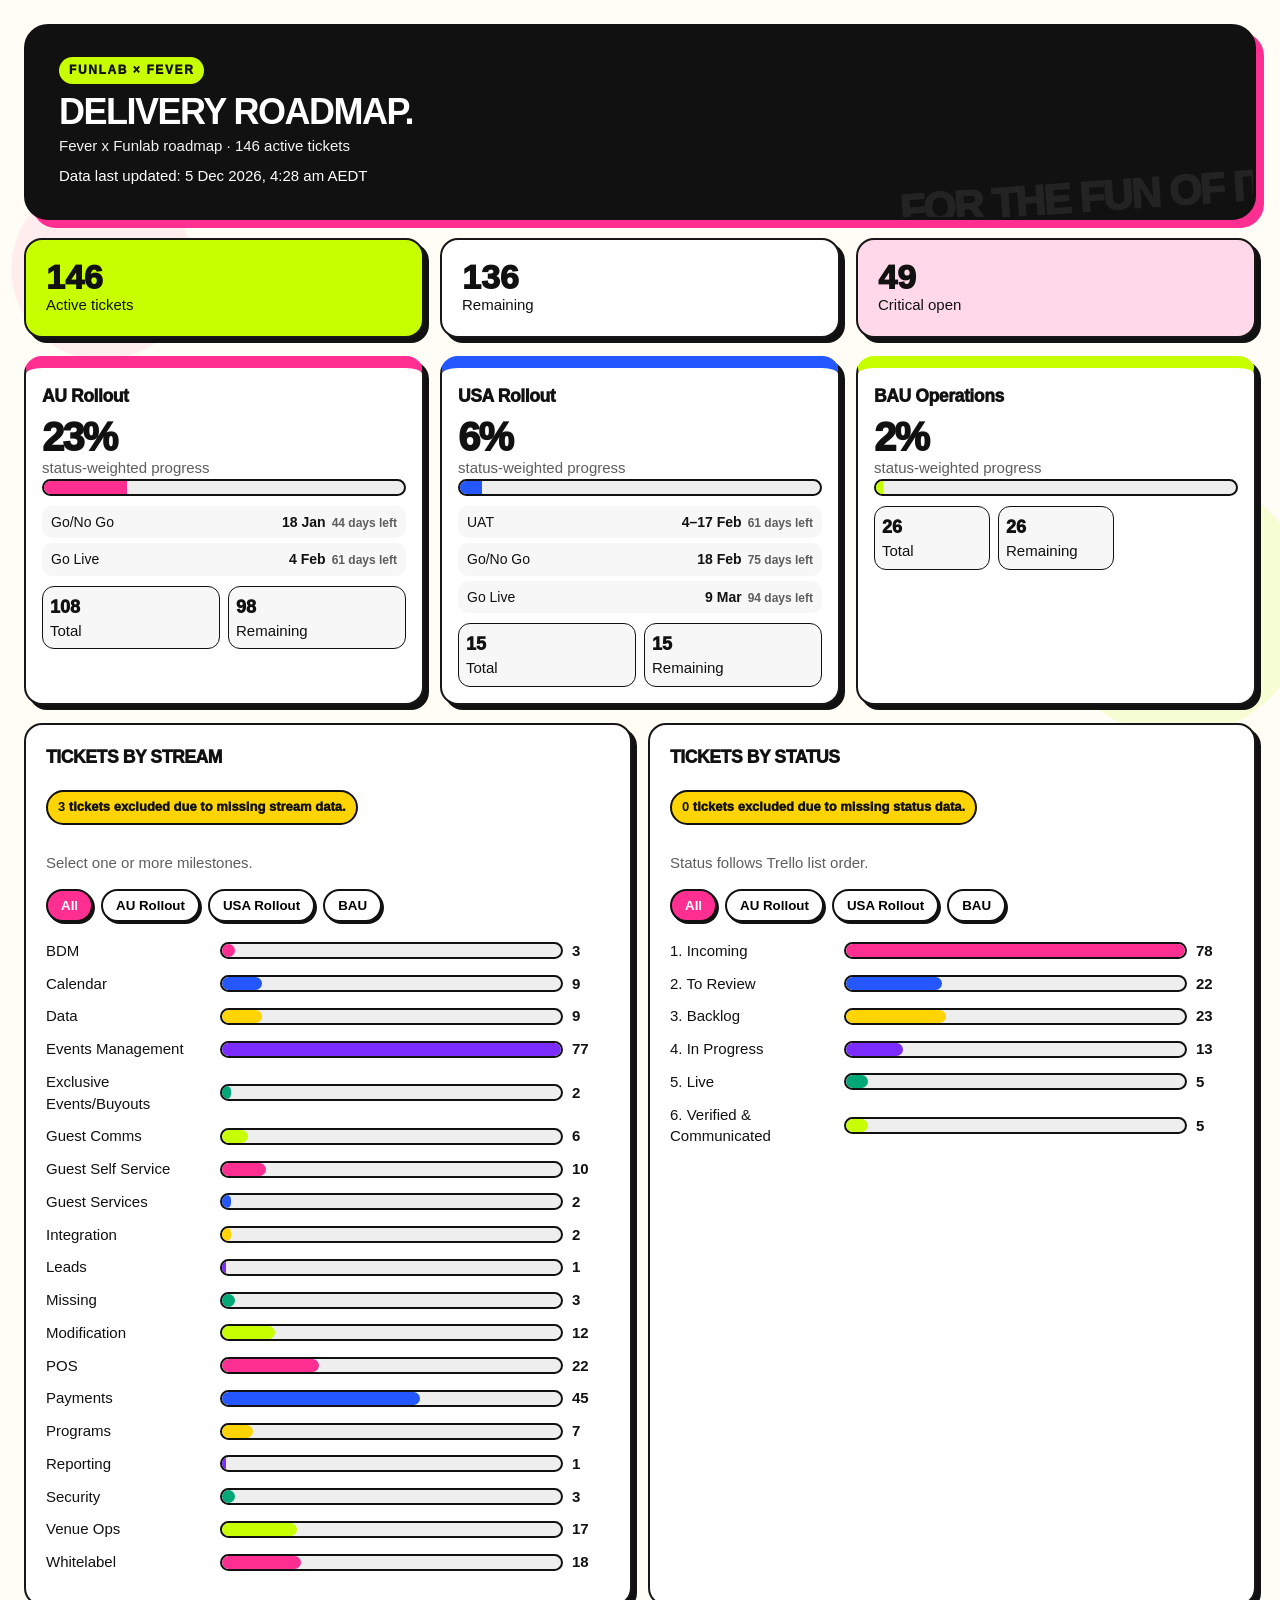
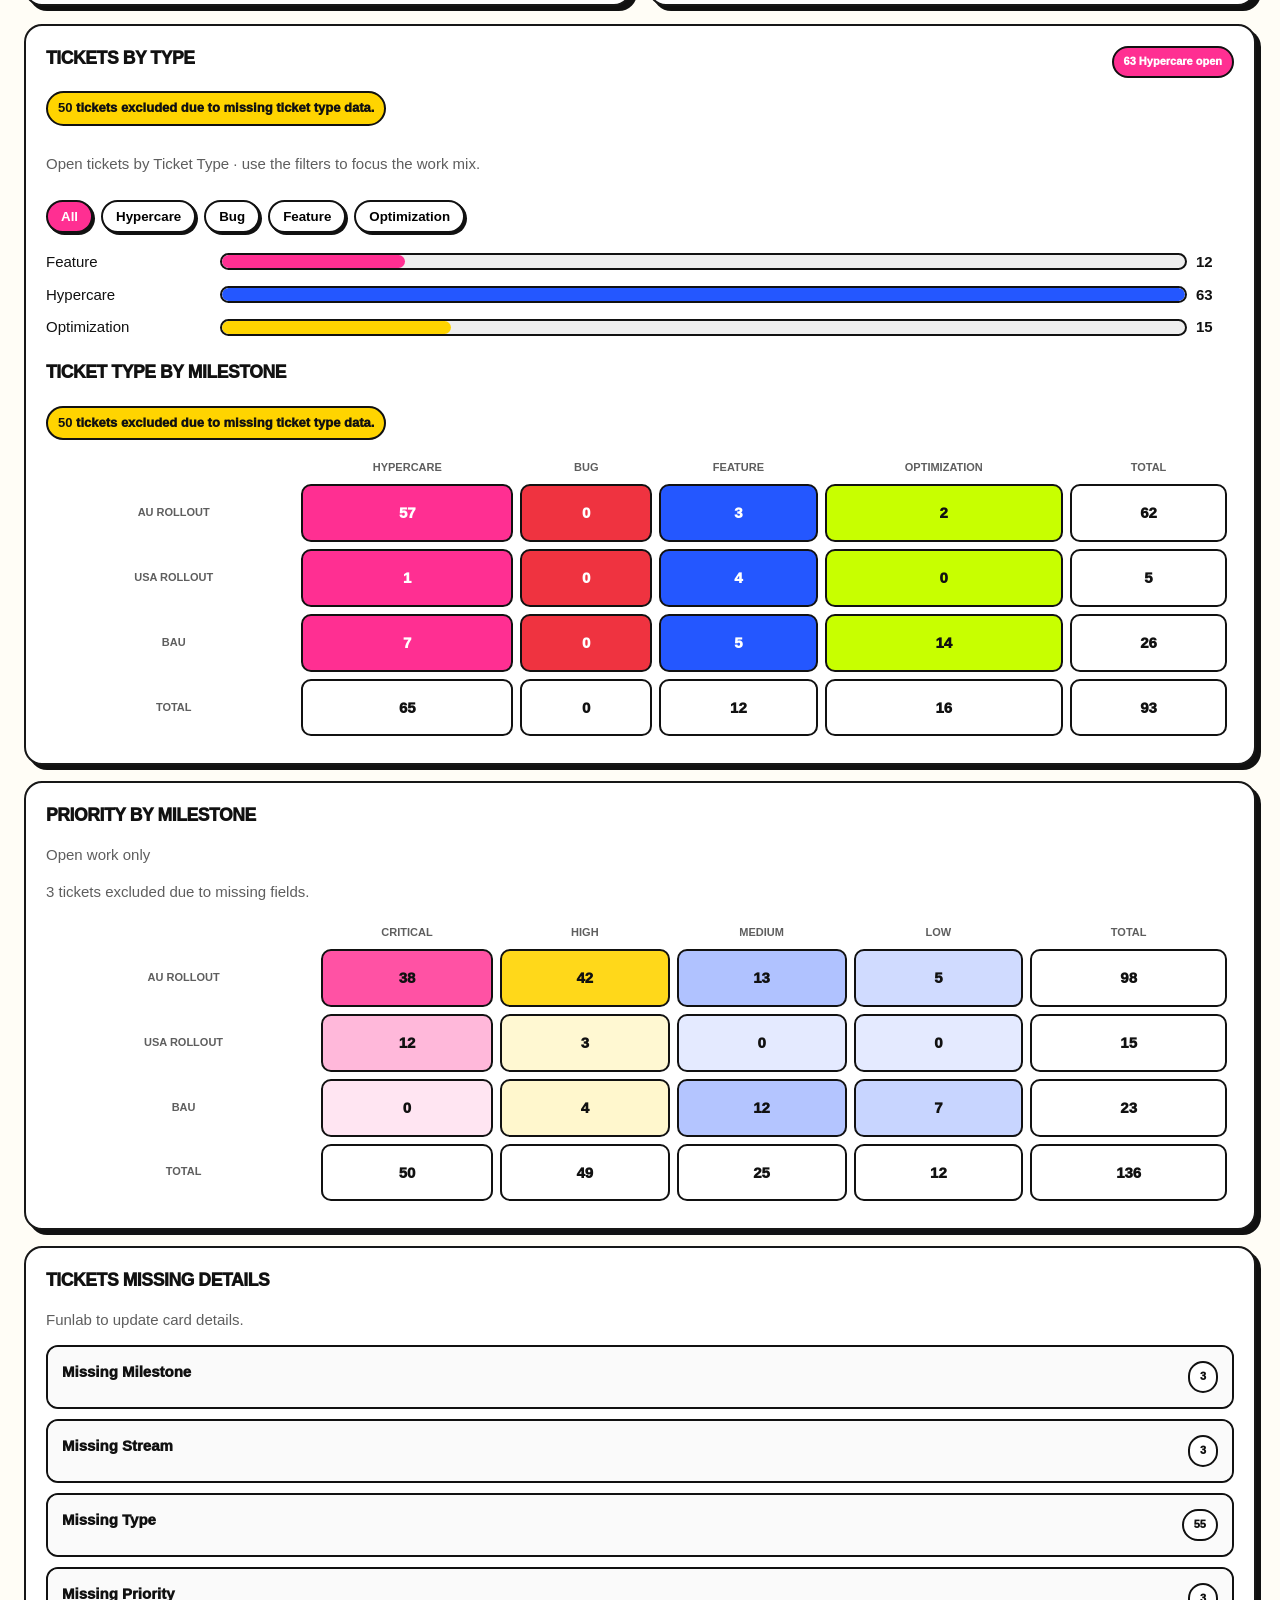
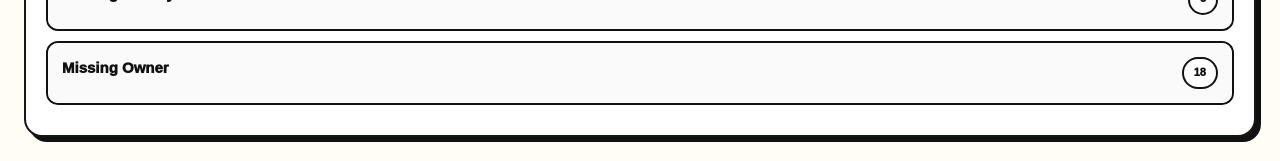
<file: index.html>
<!doctype html>
<html lang="en">

<head>
    <!-- =========================================================
         PAGE SETUP
         Document metadata and the dashboard title
    ========================================================== -->
    <meta charset="utf-8">
    <meta name="viewport" content="width=device-width,initial-scale=1">
    <title>Fever × Funlab Roadmap</title>

    <!-- Dashboard appearance is maintained in this stylesheet. -->
    <link rel="stylesheet" href="styles.css?v=20261128">
</head>

<body>
    <!-- =========================================================
         PAGE BODY
         Main dashboard page content
    ========================================================== -->
    <main class="wrap">
        <!-- =========================================================
             DASHBOARD HEADER
             Main Fever x Funlab dashboard heading and refresh action
        ========================================================== -->
        <section class="hero">
            <div>
                <div class="eyebrow">FUNLAB × FEVER</div>
                <h1>Delivery Roadmap.</h1>
                <div id="subtitle" class="muted">Loading current board…</div>
                <div id="updated" style="margin-top:8px">Data last updated: loading…</div>
            </div>
        </section>

        <!-- =========================================================
             DASHBOARD CONTENT CONTAINER
             Loading notices and the dashboard rendered by JavaScript
        ========================================================== -->
        <div id="notice" class="notice"></div>
        <div id="app"></div>
    </main>

    <script src="dashboard.js?v=20261128"></script>
</body>

</html>
</file>
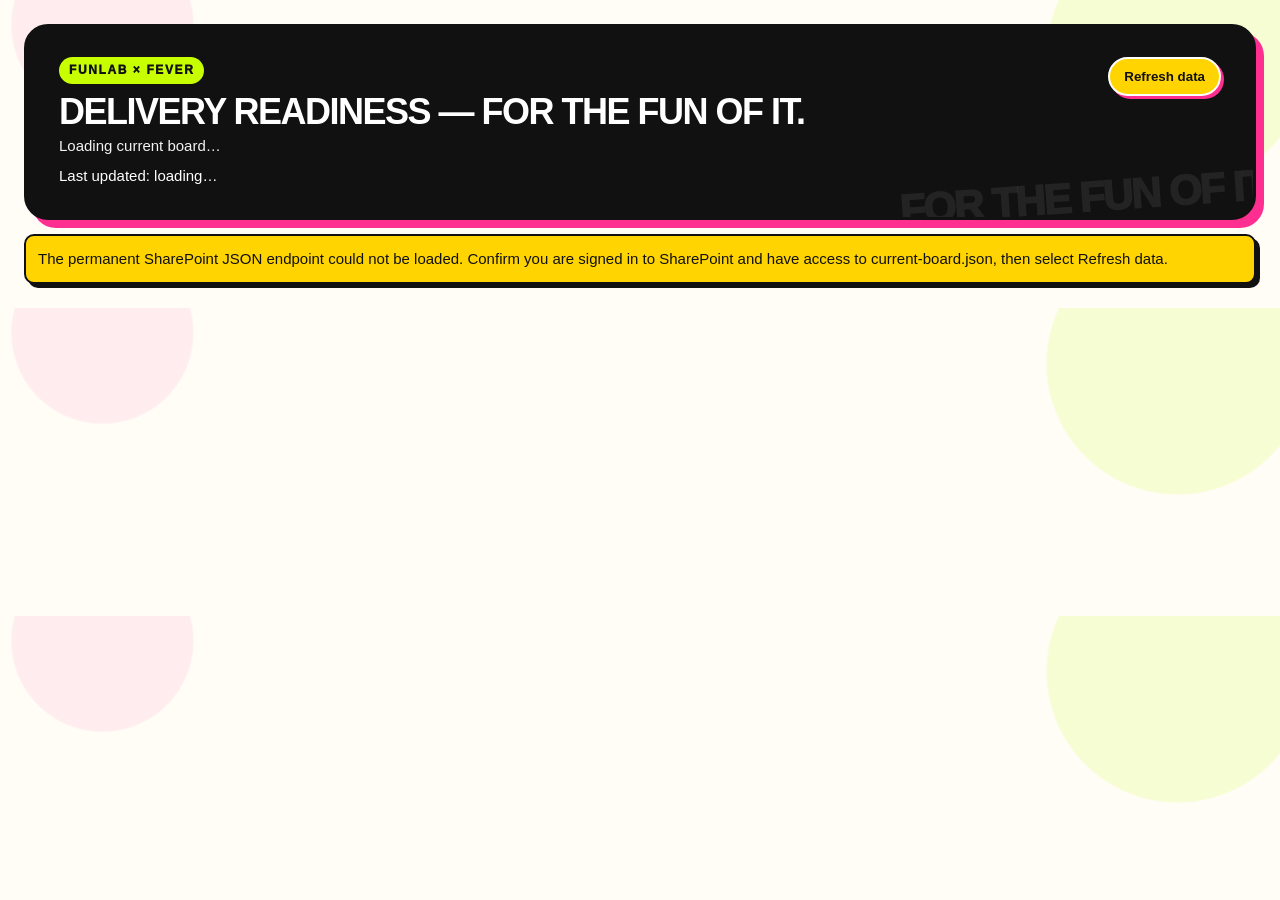
<file: dashboard.html>
<!doctype html><html lang="en"><head><meta charset="utf-8"><meta name="viewport" content="width=device-width,initial-scale=1"><title>Fever × Funlab Delivery Readiness</title><style>
:root{--ink:#111111;--paper:#fffdf6;--pink:#ff2f92;--lime:#c8ff00;--yellow:#ffd400;--blue:#2457ff;--purple:#7b2cff;--red:#ef3340;--green:#00a878;--line:#171717;--muted:#5e5e5e}*{box-sizing:border-box}body{margin:0;background:var(--paper);color:var(--ink);font:15px/1.45 Arial,Helvetica,sans-serif;background-image:radial-gradient(circle at 8% 8%,#ff2f9214 0 90px,transparent 92px),radial-gradient(circle at 92% 18%,#c8ff0024 0 130px,transparent 132px)}.wrap{max-width:1460px;margin:auto;padding:24px}.hero{position:relative;overflow:hidden;background:var(--ink);color:#fff;padding:30px 32px;border:3px solid var(--ink);border-radius:24px;display:flex;justify-content:space-between;gap:20px;box-shadow:8px 8px 0 var(--pink)}.hero:after{content:"FOR THE FUN OF IT.";position:absolute;right:-18px;bottom:-12px;font-size:42px;font-weight:1000;color:#ffffff14;letter-spacing:-2px;transform:rotate(-4deg)}.eyebrow{display:inline-block;background:var(--lime);color:var(--ink);padding:5px 10px;border-radius:99px;font-weight:1000;letter-spacing:1.6px;font-size:12px}.hero h1{margin:10px 0 5px;font-size:36px;line-height:1;letter-spacing:-1.5px;text-transform:uppercase}.muted{color:var(--muted)}.hero .muted{color:#f3f3f3}.btn{position:relative;z-index:2;background:var(--yellow);color:var(--ink);border:2px solid #fff;padding:10px 14px;border-radius:99px;font-weight:900;cursor:pointer;box-shadow:3px 3px 0 var(--pink)}.btn:hover{transform:translate(-1px,-1px);box-shadow:5px 5px 0 var(--pink)}.summary,.cards,.grid{display:grid;gap:16px;margin-top:18px}.summary{grid-template-columns:repeat(4,1fr)}.cards{grid-template-columns:repeat(3,1fr)}.grid{grid-template-columns:1fr 1fr}.box{background:#fff;border:2px solid var(--line);border-radius:18px;padding:20px;box-shadow:5px 5px 0 #111}.metric:nth-child(1){background:var(--lime)}.metric:nth-child(2){background:#fff}.metric:nth-child(3){background:#ffd9e9}.metric:nth-child(4){background:#fff2a8}.metric b{font-size:34px;line-height:1;display:block;font-weight:1000}.mile{border-top:12px solid var(--pink)}.mile:nth-child(2){border-top-color:var(--blue)}.mile.bau{border-top-color:var(--lime)}.head{display:flex;justify-content:space-between;align-items:flex-start;gap:10px}.head h2,.head h3{margin:0;font-weight:1000;letter-spacing:-.4px}.risk,.pill{padding:6px 10px;border:2px solid var(--ink);border-radius:99px;font-size:11px;font-weight:1000;background:#fff}.low{background:var(--lime);color:var(--ink)}.watch{background:var(--yellow);color:var(--ink)}.high{background:var(--pink);color:#fff}.score{font-size:44px;font-weight:1000;margin-top:12px;letter-spacing:-2px}.progress,.track{height:17px;background:#eee;border:2px solid var(--ink);border-radius:99px;overflow:hidden}.progress i{display:block;height:100%;background:linear-gradient(90deg,var(--pink),var(--yellow),var(--lime))}.mini{display:grid;grid-template-columns:repeat(4,1fr);gap:8px;margin-top:15px}.mini div{background:#f7f7f7;border:1.5px solid var(--ink);border-radius:12px;padding:9px}.mini b{font-size:20px;display:block;font-weight:1000}.chips{display:flex;gap:8px;flex-wrap:wrap;margin:10px 0 18px}.chip{border:2px solid var(--ink);background:#fff;padding:7px 13px;border-radius:99px;font-weight:900;cursor:pointer;box-shadow:2px 2px 0 var(--ink)}.chip.on{background:var(--pink);color:#fff}.chip:hover{transform:translateY(-1px)}.bar{display:grid;grid-template-columns:165px 1fr 38px;gap:9px;align-items:center;margin:11px 0}.fill{height:100%;border-radius:99px}.heat{overflow:auto}.heat table{width:100%;border-spacing:7px}.heat th{color:var(--muted);font-size:11px;text-transform:uppercase}.heat td{text-align:center;padding:16px;border:2px solid var(--ink);border-radius:10px;font-weight:1000}.data{width:100%;border-collapse:collapse}.data th,.data td{text-align:left;padding:11px;border-bottom:1.5px solid var(--ink)}.data th{text-transform:uppercase;font-size:11px}a{color:var(--blue);font-weight:900;text-decoration-thickness:2px}.issue{border:2px solid var(--ink);border-radius:12px;margin:10px 0;overflow:hidden}.issue summary{padding:14px;font-weight:1000;cursor:pointer;display:flex;justify-content:space-between;background:#fafafa}.issue div{padding:9px 14px;border-top:1.5px solid var(--ink)}.notice{display:none;background:var(--yellow);border:2px solid var(--ink);padding:12px;border-radius:10px;margin-top:14px;box-shadow:4px 4px 0 var(--ink)}@media(max-width:900px){.summary{grid-template-columns:1fr 1fr}.cards,.grid{grid-template-columns:1fr}.mini{grid-template-columns:1fr 1fr}.hero{display:block}.hero>div:last-child{margin-top:18px}.hero h1{font-size:29px}}
</style></head><body><main class="wrap"><section class="hero"><div><div class="eyebrow">FUNLAB × FEVER</div><h1>Delivery Readiness — For the fun of it.</h1><div id="subtitle" class="muted">Loading current board…</div><div id="updated" style="margin-top:8px">Last updated: loading…</div></div><div><button class="btn" onclick="load()">Refresh data</button></div></section><div id="notice" class="notice"></div><div id="app"></div></main><script>
const URL='https://azurefunlab.sharepoint.com/sites/FeverxFunlab/Shared%20Documents/Administration/Project%20Management/Roadmap/Board/current-board.json';const DONE=['5. Live','6. Verified & Communicated'],W={'1. Incoming':0,'2. To Review':10,'3. Backlog':25,'4. In Progress':60,'5. Live':90,'6. Verified & Communicated':100},COL=['#ff2f92','#2457ff','#ffd400','#7b2cff','#00a878','#c8ff00'];let D,C=[],ORDER=[],ss=[],ts=[];const esc=s=>String(s||'').replace(/[&<>"']/g,m=>({'&':'&amp;','<':'&lt;','>':'&gt;','"':'&quot;',"'":'&#39;'}[m]));
function labels(c,p){return(c.labels||[]).map(x=>(x.name||'').match(new RegExp('^'+p+'\\s*[|:]\\s*(.+)$','i'))).filter(Boolean).map(x=>x[1].trim())}function priority(c){for(const x of c.pluginData||[]){try{let z=JSON.parse(x.value||'{}');if(z.priority)return z.priority[0].toUpperCase()+z.priority.slice(1)}catch{}}return'Missing'}
function prep(d){D=d;let L=Object.fromEntries((d.lists||[]).map(x=>[x.id,x.name]));ORDER=(d.lists||[]).filter(x=>!x.closed).map(x=>x.name);let moves={};for(const a of d.actions||[])if(a.type==='updateCard'&&a.data?.listAfter&&!moves[a.data?.card?.id])moves[a.data.card.id]=a.date;let snap=new Date(d.dateLastActivity||Date.now());C=(d.cards||[]).filter(c=>!c.closed&&!c.isTemplate).map(c=>({name:c.name,url:c.url||c.shortUrl,status:L[c.idList]||'Unknown',m:labels(c,'M'),s:labels(c,'S'),priority:priority(c),owners:c.idMembers||[],age:moves[c.id]?Math.floor((snap-new Date(moves[c.id]))/86400000):null}));render()}
const bau=c=>!c.m.length||c.m.some(x=>/BAU/i.test(x)),stale=c=>['3. Backlog','4. In Progress'].includes(c.status)&&c.age>=14,ms=()=>[...new Set(C.flatMap(c=>c.m).filter(x=>!/BAU/i.test(x)))].sort();function match(c,a){return!a.length||a.some(x=>x==='BAU'?bau(c):c.m.includes(x))}function toggle(k,v){let a=k==='s'?ss:ts;if(v==='All')a.splice(0);else{let i=a.indexOf(v);i<0?a.push(v):a.splice(i,1)}render()}function chips(k,a){return'<div class="chips">'+['All',...ms(),'BAU'].map(x=>`<button class="chip ${(x==='All'&&!a.length)||a.includes(x)?'on':''}" onclick="toggle('${k}','${esc(x)}')">${esc(x)}</button>`).join('')+'</div>'}function bars(a,ord){let ks=ord?ord.filter(x=>a.includes(x)):[...new Set(a)].sort(),mx=Math.max(1,...ks.map(k=>a.filter(x=>x===k).length));return ks.map((k,i)=>{let n=a.filter(x=>x===k).length;return`<div class="bar"><span>${esc(k)}</span><div class="track"><div class="fill" style="width:${100*n/mx}%;background:${COL[i%COL.length]}"></div></div><b>${n}</b></div>`}).join('')}
function card(n,a,b=false){let prog=Math.round(a.reduce((z,c)=>z+(W[c.status]??0),0)/Math.max(1,a.length)),rem=a.filter(c=>!DONE.includes(c.status)).length,crit=a.filter(c=>c.priority==='Critical'&&!DONE.includes(c.status)).length,st=a.filter(stale).length,r=crit>=8||st>=8?'HIGH RISK':crit>=3||st>=3?'WATCH':'LOW RISK',cl=r==='HIGH RISK'?'high':r==='WATCH'?'watch':'low';return`<article class="box mile ${b?'bau':''}"><div class="head"><h3>${esc(n)}</h3><span class="risk ${cl}">${r}</span></div><div class="score">${prog}%</div><div class="muted">status-weighted progress</div><div class="progress"><i style="width:${prog}%"></i></div><div class="mini"><div><b>${a.length}</b>Total</div><div><b>${rem}</b>Remaining</div><div><b>${crit}</b>Critical open</div><div><b>${st}</b>Stale</div></div></article>`}
function render(){let complete=C.filter(c=>DONE.includes(c.status)).length,crit=C.filter(c=>c.priority==='Critical'&&!DONE.includes(c.status)).length,st=C.filter(stale).sort((a,b)=>b.age-a.age),mil=ms(),rows=[...mil,'BAU'],ps=['Critical','High','Medium','Low','Missing'],open=C.filter(c=>!DONE.includes(c.status)),mat=rows.map(r=>ps.map(p=>open.filter(c=>(r==='BAU'?bau(c):c.m.includes(r))&&c.priority===p).length)),mx=Math.max(1,...mat.flat());document.getElementById('subtitle').textContent=(D.name||'Trello board')+' · '+C.length+' active tickets';document.getElementById('updated').textContent='Last updated: '+new Date(D.dateLastActivity||Date.now()).toLocaleString([], {dateStyle:'medium',timeStyle:'short'});let checks=[['Missing Milestone',c=>!c.m.length],['Missing Stream',c=>!c.s.length],['Missing Priority',c=>c.priority==='Missing'],['Missing Owner',c=>!c.owners.length]];app.innerHTML=`<section class="summary"><div class="box metric"><b>${C.length}</b><span>Active tickets</span></div><div class="box metric"><b>${C.length-complete}</b><span>Remaining</span></div><div class="box metric"><b>${crit}</b><span>Critical open</span></div><div class="box metric"><b>${st.length}</b><span>Known stale</span></div></section><section class="cards">${mil.map(m=>card(m,C.filter(c=>c.m.includes(m)))).join('')}${card('BAU Operations',C.filter(bau),true)}</section><div class="grid"><section class="box"><h2>Where is the work?</h2><p class="muted">Select one or more milestones.</p>${chips('s',ss)}${bars(C.filter(c=>match(c,ss)).flatMap(c=>c.s.length?c.s:['Missing']))}</section><section class="box"><h2>Where is the work in the process?</h2><p class="muted">Status follows Trello list order.</p>${chips('t',ts)}${bars(C.filter(c=>match(c,ts)).map(c=>c.status),ORDER)}</section></div><section class="box" style="margin-top:16px"><h2>Delivery risk by milestone</h2><p class="muted">Open work only · milestone × priority.</p><div class="heat"><table><tr><th></th>${ps.map(p=>`<th>${p}</th>`).join('')}</tr>${rows.map((r,i)=>`<tr><th>${r}</th>${ps.map((p,j)=>{let n=mat[i][j],a=.12+.78*n/mx,col=p==='Critical'?`rgba(255,47,146,${a})`:p==='High'?`rgba(255,212,0,${a})`:`rgba(36,87,255,${a})`;return`<td style="background:${col}">${n}</td>`}).join('')}</tr>`).join('')}</table></div></section><section class="box" style="margin-top:16px"><div class="head"><h2>Work needing attention</h2><span class="pill watch">${st.length} stale</span></div><table class="data"><tr><th>Ticket</th><th>Milestone</th><th>Status</th><th>Priority</th><th>Days</th></tr>${st.map(c=>`<tr><td><a href="${esc(c.url)}" target="_blank">${esc(c.name)}</a></td><td>${esc(c.m.join(', ')||'BAU')}</td><td>${esc(c.status)}</td><td>${esc(c.priority)}</td><td>${c.age}</td></tr>`).join('')}</table></section><section class="box" style="margin-top:16px"><h2>Data quality actions</h2><p class="muted">Open affected cards directly in Trello.</p>${checks.map(([n,f])=>{let a=C.filter(f);return`<details class="issue"><summary><span>${n}</span><span class="pill">${a.length}</span></summary>${a.map(c=>`<div><a href="${esc(c.url)}" target="_blank">${esc(c.name)}</a><a href="${esc(c.url)}" target="_blank" style="float:right">Open in Trello ↗</a></div>`).join('')}</details>`}).join('')}</section>`}
async function load(){notice.style.display='none';try{let r=await fetch(URL+'?v='+Date.now(),{cache:'no-store'});if(!r.ok)throw Error(r.status);prep(await r.json())}catch(e){notice.textContent='The permanent SharePoint JSON endpoint could not be loaded. Confirm you are signed in to SharePoint and have access to current-board.json, then select Refresh data.';notice.style.display='block'}}load();
</script></body></html>
</file>
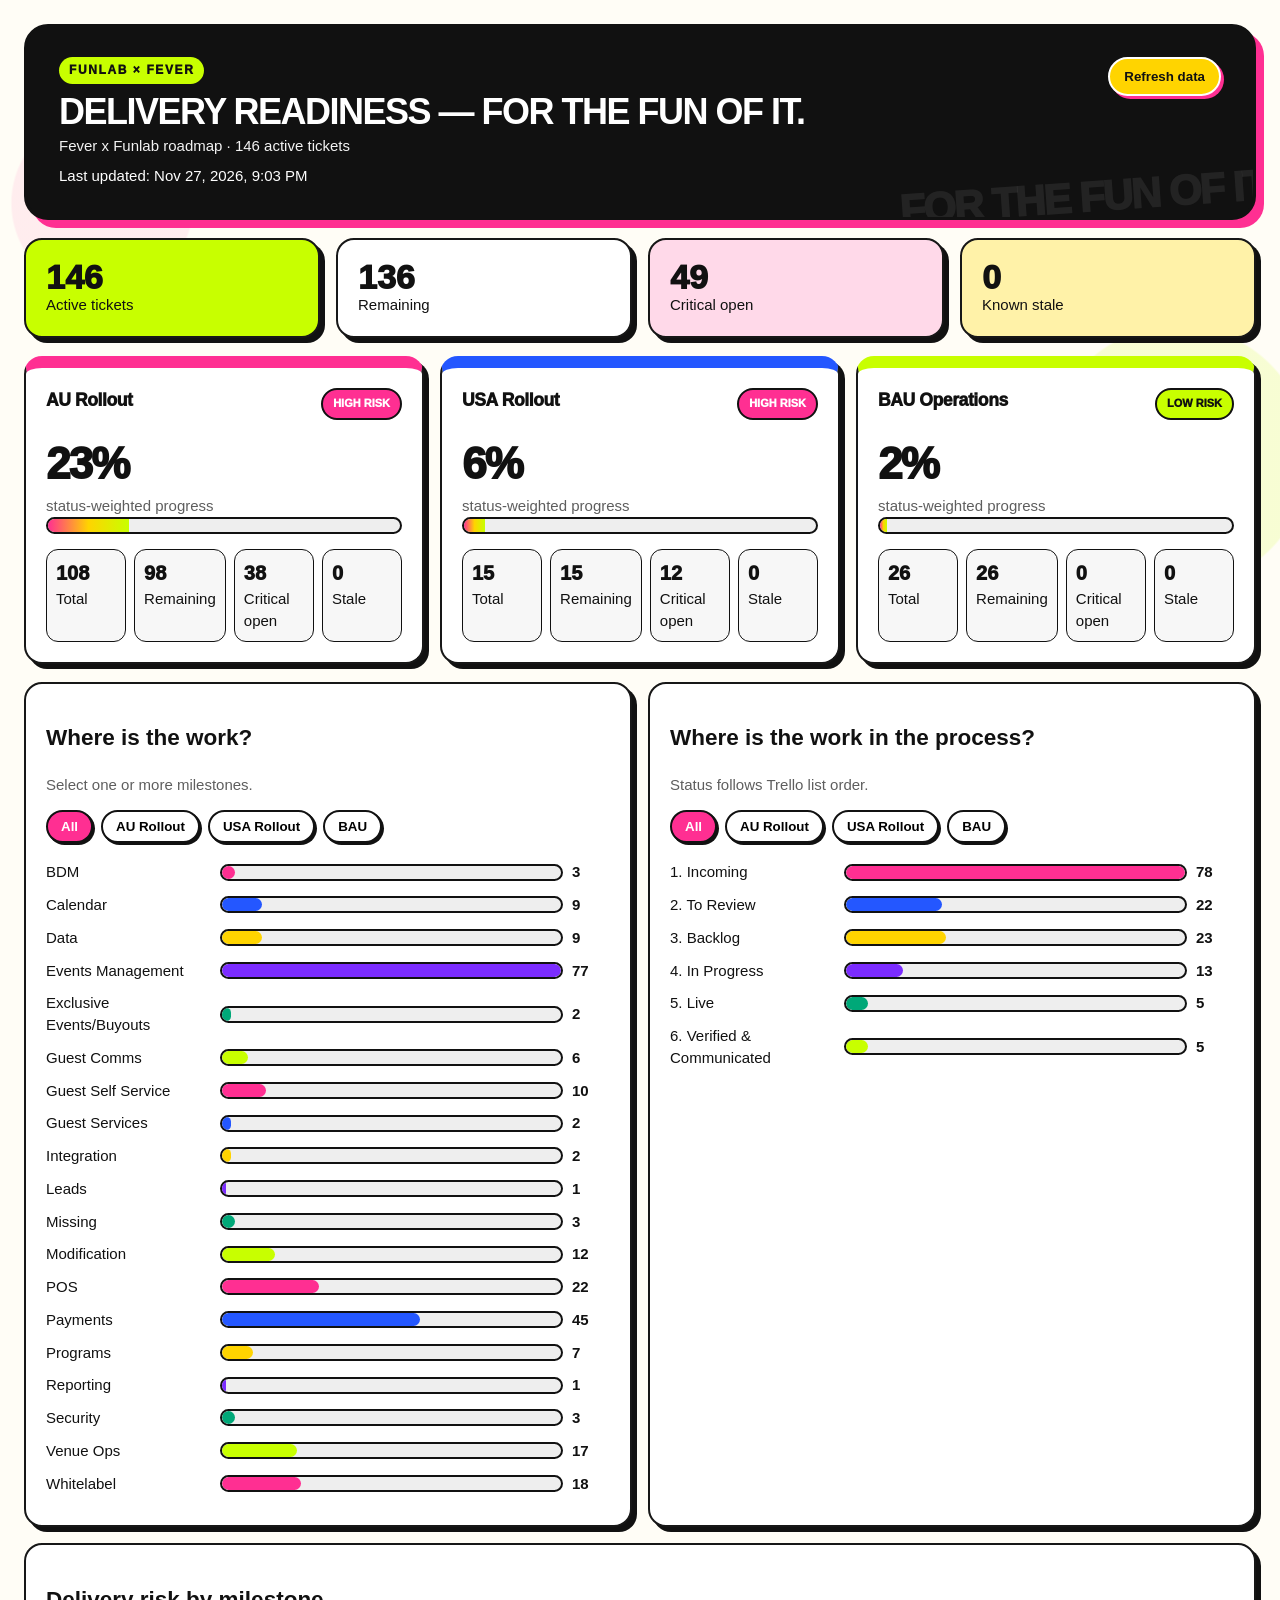
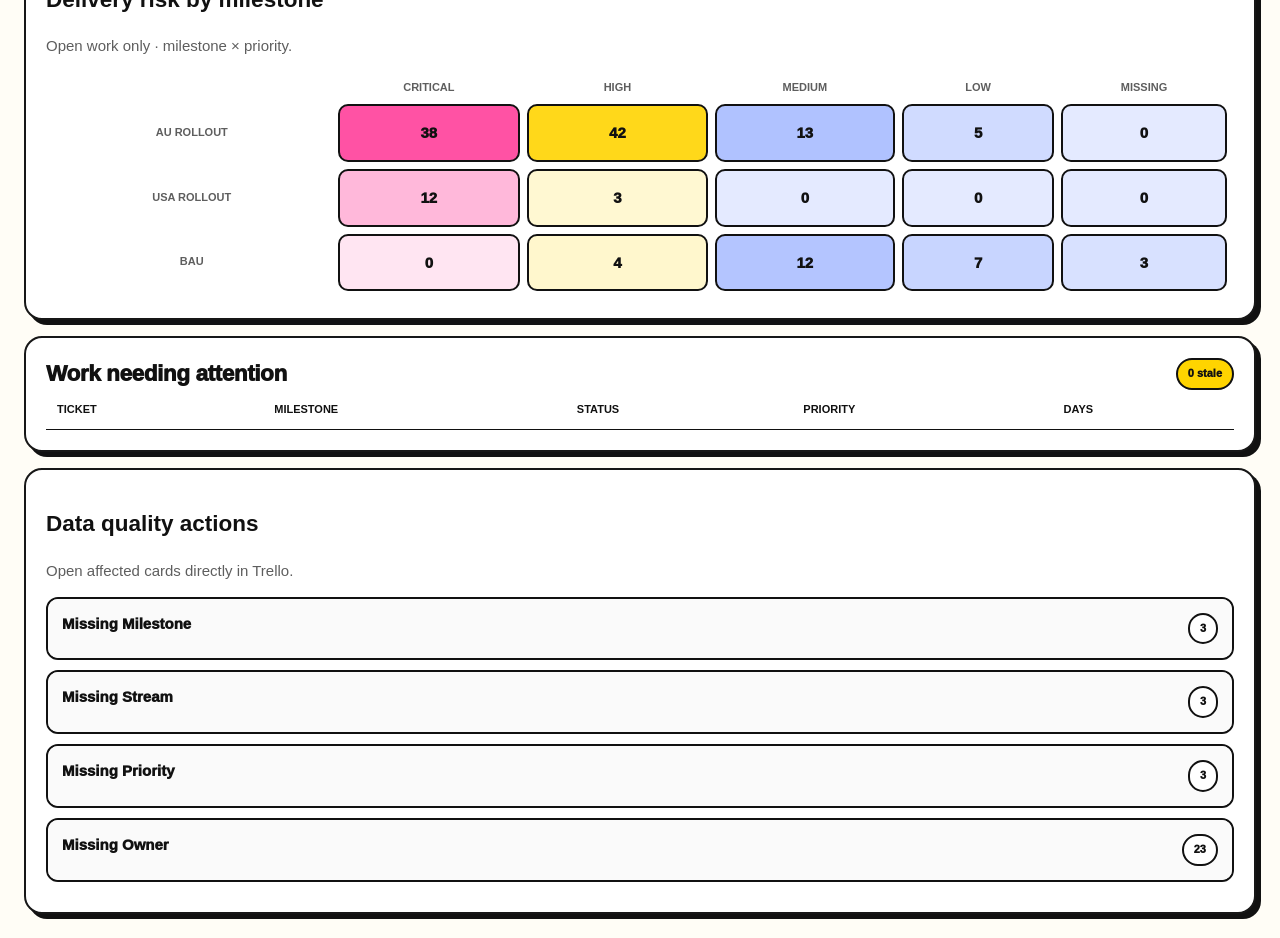
<file: github-pages-index.html>
<!doctype html><html lang="en"><head><meta charset="utf-8"><meta name="viewport" content="width=device-width,initial-scale=1">
<meta name="description" content="Fever × Funlab delivery readiness dashboard"><title>Fever × Funlab Delivery Readiness</title><style>
:root{--ink:#111111;--paper:#fffdf6;--pink:#ff2f92;--lime:#c8ff00;--yellow:#ffd400;--blue:#2457ff;--purple:#7b2cff;--red:#ef3340;--green:#00a878;--line:#171717;--muted:#5e5e5e}*{box-sizing:border-box}body{margin:0;background:var(--paper);color:var(--ink);font:15px/1.45 Arial,Helvetica,sans-serif;background-image:radial-gradient(circle at 8% 8%,#ff2f9214 0 90px,transparent 92px),radial-gradient(circle at 92% 18%,#c8ff0024 0 130px,transparent 132px)}.wrap{max-width:1460px;margin:auto;padding:24px}.hero{position:relative;overflow:hidden;background:var(--ink);color:#fff;padding:30px 32px;border:3px solid var(--ink);border-radius:24px;display:flex;justify-content:space-between;gap:20px;box-shadow:8px 8px 0 var(--pink)}.hero:after{content:"FOR THE FUN OF IT.";position:absolute;right:-18px;bottom:-12px;font-size:42px;font-weight:1000;color:#ffffff14;letter-spacing:-2px;transform:rotate(-4deg)}.eyebrow{display:inline-block;background:var(--lime);color:var(--ink);padding:5px 10px;border-radius:99px;font-weight:1000;letter-spacing:1.6px;font-size:12px}.hero h1{margin:10px 0 5px;font-size:36px;line-height:1;letter-spacing:-1.5px;text-transform:uppercase}.muted{color:var(--muted)}.hero .muted{color:#f3f3f3}.btn{position:relative;z-index:2;background:var(--yellow);color:var(--ink);border:2px solid #fff;padding:10px 14px;border-radius:99px;font-weight:900;cursor:pointer;box-shadow:3px 3px 0 var(--pink)}.btn:hover{transform:translate(-1px,-1px);box-shadow:5px 5px 0 var(--pink)}.summary,.cards,.grid{display:grid;gap:16px;margin-top:18px}.summary{grid-template-columns:repeat(4,1fr)}.cards{grid-template-columns:repeat(3,1fr)}.grid{grid-template-columns:1fr 1fr}.box{background:#fff;border:2px solid var(--line);border-radius:18px;padding:20px;box-shadow:5px 5px 0 #111}.metric:nth-child(1){background:var(--lime)}.metric:nth-child(2){background:#fff}.metric:nth-child(3){background:#ffd9e9}.metric:nth-child(4){background:#fff2a8}.metric b{font-size:34px;line-height:1;display:block;font-weight:1000}.mile{border-top:12px solid var(--pink)}.mile:nth-child(2){border-top-color:var(--blue)}.mile.bau{border-top-color:var(--lime)}.head{display:flex;justify-content:space-between;align-items:flex-start;gap:10px}.head h2,.head h3{margin:0;font-weight:1000;letter-spacing:-.4px}.risk,.pill{padding:6px 10px;border:2px solid var(--ink);border-radius:99px;font-size:11px;font-weight:1000;background:#fff}.low{background:var(--lime);color:var(--ink)}.watch{background:var(--yellow);color:var(--ink)}.high{background:var(--pink);color:#fff}.score{font-size:44px;font-weight:1000;margin-top:12px;letter-spacing:-2px}.progress,.track{height:17px;background:#eee;border:2px solid var(--ink);border-radius:99px;overflow:hidden}.progress i{display:block;height:100%;background:linear-gradient(90deg,var(--pink),var(--yellow),var(--lime))}.mini{display:grid;grid-template-columns:repeat(4,1fr);gap:8px;margin-top:15px}.mini div{background:#f7f7f7;border:1.5px solid var(--ink);border-radius:12px;padding:9px}.mini b{font-size:20px;display:block;font-weight:1000}.chips{display:flex;gap:8px;flex-wrap:wrap;margin:10px 0 18px}.chip{border:2px solid var(--ink);background:#fff;padding:7px 13px;border-radius:99px;font-weight:900;cursor:pointer;box-shadow:2px 2px 0 var(--ink)}.chip.on{background:var(--pink);color:#fff}.chip:hover{transform:translateY(-1px)}.bar{display:grid;grid-template-columns:165px 1fr 38px;gap:9px;align-items:center;margin:11px 0}.fill{height:100%;border-radius:99px}.heat{overflow:auto}.heat table{width:100%;border-spacing:7px}.heat th{color:var(--muted);font-size:11px;text-transform:uppercase}.heat td{text-align:center;padding:16px;border:2px solid var(--ink);border-radius:10px;font-weight:1000}.data{width:100%;border-collapse:collapse}.data th,.data td{text-align:left;padding:11px;border-bottom:1.5px solid var(--ink)}.data th{text-transform:uppercase;font-size:11px}a{color:var(--blue);font-weight:900;text-decoration-thickness:2px}.issue{border:2px solid var(--ink);border-radius:12px;margin:10px 0;overflow:hidden}.issue summary{padding:14px;font-weight:1000;cursor:pointer;display:flex;justify-content:space-between;background:#fafafa}.issue div{padding:9px 14px;border-top:1.5px solid var(--ink)}.notice{display:none;background:var(--yellow);border:2px solid var(--ink);padding:12px;border-radius:10px;margin-top:14px;box-shadow:4px 4px 0 var(--ink)}@media(max-width:900px){.summary{grid-template-columns:1fr 1fr}.cards,.grid{grid-template-columns:1fr}.mini{grid-template-columns:1fr 1fr}.hero{display:block}.hero>div:last-child{margin-top:18px}.hero h1{font-size:29px}}
</style></head><body><main class="wrap"><section class="hero"><div><div class="eyebrow">FUNLAB × FEVER</div><h1>Delivery Readiness — For the fun of it.</h1><div id="subtitle" class="muted">Loading current board…</div><div id="updated" style="margin-top:8px">Last updated: loading…</div></div><div><button class="btn" onclick="load()">Refresh data</button></div></section><div id="notice" class="notice"></div><div id="app"></div></main><script>
const URL='./current-board.json';const DONE=['5. Live','6. Verified & Communicated'],W={'1. Incoming':0,'2. To Review':10,'3. Backlog':25,'4. In Progress':60,'5. Live':90,'6. Verified & Communicated':100},COL=['#ff2f92','#2457ff','#ffd400','#7b2cff','#00a878','#c8ff00'];let D,C=[],ORDER=[],ss=[],ts=[];const esc=s=>String(s||'').replace(/[&<>"']/g,m=>({'&':'&amp;','<':'&lt;','>':'&gt;','"':'&quot;',"'":'&#39;'}[m]));
function labels(c,p){return(c.labels||[]).map(x=>(x.name||'').match(new RegExp('^'+p+'\\s*[|:]\\s*(.+)$','i'))).filter(Boolean).map(x=>x[1].trim())}function priority(c){for(const x of c.pluginData||[]){try{let z=JSON.parse(x.value||'{}');if(z.priority)return z.priority[0].toUpperCase()+z.priority.slice(1)}catch{}}return'Missing'}
function prep(d){D=d;let L=Object.fromEntries((d.lists||[]).map(x=>[x.id,x.name]));ORDER=(d.lists||[]).filter(x=>!x.closed).map(x=>x.name);let moves={};for(const a of d.actions||[])if(a.type==='updateCard'&&a.data?.listAfter&&!moves[a.data?.card?.id])moves[a.data.card.id]=a.date;let snap=new Date(d.dateLastActivity||Date.now());C=(d.cards||[]).filter(c=>!c.closed&&!c.isTemplate).map(c=>({name:c.name,url:c.url||c.shortUrl,status:L[c.idList]||'Unknown',m:labels(c,'M'),s:labels(c,'S'),priority:priority(c),owners:c.idMembers||[],age:moves[c.id]?Math.floor((snap-new Date(moves[c.id]))/86400000):null}));render()}
const bau=c=>!c.m.length||c.m.some(x=>/BAU/i.test(x)),stale=c=>['3. Backlog','4. In Progress'].includes(c.status)&&c.age>=14,ms=()=>[...new Set(C.flatMap(c=>c.m).filter(x=>!/BAU/i.test(x)))].sort();function match(c,a){return!a.length||a.some(x=>x==='BAU'?bau(c):c.m.includes(x))}function toggle(k,v){let a=k==='s'?ss:ts;if(v==='All')a.splice(0);else{let i=a.indexOf(v);i<0?a.push(v):a.splice(i,1)}render()}function chips(k,a){return'<div class="chips">'+['All',...ms(),'BAU'].map(x=>`<button class="chip ${(x==='All'&&!a.length)||a.includes(x)?'on':''}" onclick="toggle('${k}','${esc(x)}')">${esc(x)}</button>`).join('')+'</div>'}function bars(a,ord){let ks=ord?ord.filter(x=>a.includes(x)):[...new Set(a)].sort(),mx=Math.max(1,...ks.map(k=>a.filter(x=>x===k).length));return ks.map((k,i)=>{let n=a.filter(x=>x===k).length;return`<div class="bar"><span>${esc(k)}</span><div class="track"><div class="fill" style="width:${100*n/mx}%;background:${COL[i%COL.length]}"></div></div><b>${n}</b></div>`}).join('')}
function card(n,a,b=false){let prog=Math.round(a.reduce((z,c)=>z+(W[c.status]??0),0)/Math.max(1,a.length)),rem=a.filter(c=>!DONE.includes(c.status)).length,crit=a.filter(c=>c.priority==='Critical'&&!DONE.includes(c.status)).length,st=a.filter(stale).length,r=crit>=8||st>=8?'HIGH RISK':crit>=3||st>=3?'WATCH':'LOW RISK',cl=r==='HIGH RISK'?'high':r==='WATCH'?'watch':'low';return`<article class="box mile ${b?'bau':''}"><div class="head"><h3>${esc(n)}</h3><span class="risk ${cl}">${r}</span></div><div class="score">${prog}%</div><div class="muted">status-weighted progress</div><div class="progress"><i style="width:${prog}%"></i></div><div class="mini"><div><b>${a.length}</b>Total</div><div><b>${rem}</b>Remaining</div><div><b>${crit}</b>Critical open</div><div><b>${st}</b>Stale</div></div></article>`}
function render(){let complete=C.filter(c=>DONE.includes(c.status)).length,crit=C.filter(c=>c.priority==='Critical'&&!DONE.includes(c.status)).length,st=C.filter(stale).sort((a,b)=>b.age-a.age),mil=ms(),rows=[...mil,'BAU'],ps=['Critical','High','Medium','Low','Missing'],open=C.filter(c=>!DONE.includes(c.status)),mat=rows.map(r=>ps.map(p=>open.filter(c=>(r==='BAU'?bau(c):c.m.includes(r))&&c.priority===p).length)),mx=Math.max(1,...mat.flat());document.getElementById('subtitle').textContent=(D.name||'Trello board')+' · '+C.length+' active tickets';document.getElementById('updated').textContent='Last updated: '+new Date(D.dateLastActivity||Date.now()).toLocaleString([], {dateStyle:'medium',timeStyle:'short'});let checks=[['Missing Milestone',c=>!c.m.length],['Missing Stream',c=>!c.s.length],['Missing Priority',c=>c.priority==='Missing'],['Missing Owner',c=>!c.owners.length]];app.innerHTML=`<section class="summary"><div class="box metric"><b>${C.length}</b><span>Active tickets</span></div><div class="box metric"><b>${C.length-complete}</b><span>Remaining</span></div><div class="box metric"><b>${crit}</b><span>Critical open</span></div><div class="box metric"><b>${st.length}</b><span>Known stale</span></div></section><section class="cards">${mil.map(m=>card(m,C.filter(c=>c.m.includes(m)))).join('')}${card('BAU Operations',C.filter(bau),true)}</section><div class="grid"><section class="box"><h2>Where is the work?</h2><p class="muted">Select one or more milestones.</p>${chips('s',ss)}${bars(C.filter(c=>match(c,ss)).flatMap(c=>c.s.length?c.s:['Missing']))}</section><section class="box"><h2>Where is the work in the process?</h2><p class="muted">Status follows Trello list order.</p>${chips('t',ts)}${bars(C.filter(c=>match(c,ts)).map(c=>c.status),ORDER)}</section></div><section class="box" style="margin-top:16px"><h2>Delivery risk by milestone</h2><p class="muted">Open work only · milestone × priority.</p><div class="heat"><table><tr><th></th>${ps.map(p=>`<th>${p}</th>`).join('')}</tr>${rows.map((r,i)=>`<tr><th>${r}</th>${ps.map((p,j)=>{let n=mat[i][j],a=.12+.78*n/mx,col=p==='Critical'?`rgba(255,47,146,${a})`:p==='High'?`rgba(255,212,0,${a})`:`rgba(36,87,255,${a})`;return`<td style="background:${col}">${n}</td>`}).join('')}</tr>`).join('')}</table></div></section><section class="box" style="margin-top:16px"><div class="head"><h2>Work needing attention</h2><span class="pill watch">${st.length} stale</span></div><table class="data"><tr><th>Ticket</th><th>Milestone</th><th>Status</th><th>Priority</th><th>Days</th></tr>${st.map(c=>`<tr><td><a href="${esc(c.url)}" target="_blank">${esc(c.name)}</a></td><td>${esc(c.m.join(', ')||'BAU')}</td><td>${esc(c.status)}</td><td>${esc(c.priority)}</td><td>${c.age}</td></tr>`).join('')}</table></section><section class="box" style="margin-top:16px"><h2>Data quality actions</h2><p class="muted">Open affected cards directly in Trello.</p>${checks.map(([n,f])=>{let a=C.filter(f);return`<details class="issue"><summary><span>${n}</span><span class="pill">${a.length}</span></summary>${a.map(c=>`<div><a href="${esc(c.url)}" target="_blank">${esc(c.name)}</a><a href="${esc(c.url)}" target="_blank" style="float:right">Open in Trello ↗</a></div>`).join('')}</details>`}).join('')}</section>`}
async function load(){notice.style.display='none';try{let r=await fetch(URL+'?v='+Date.now(),{cache:'no-store'});if(!r.ok)throw Error(r.status);prep(await r.json())}catch(e){notice.textContent='current-board.json could not be loaded. Confirm it is uploaded beside index.html in the GitHub repository, then select Refresh data.';notice.style.display='block'}}load();
</script></body></html>
</file>
<file: styles.css>
/* =========================================================
   COLOURS AND GLOBAL STYLES
   Shared colour values and the base page defaults
========================================================= */
:root {
    --ink: #111111;
    --paper: #fffdf6;
    --pink: #ff2f92;
    --lime: #c8ff00;
    --yellow: #ffd400;
    --blue: #2457ff;
    --purple: #7b2cff;
    --red: #ef3340;
    --green: #00a878;
    --line: #171717;
    --muted: #5e5e5e
}

* {
    box-sizing: border-box
}

/* =========================================================
   PAGE LAYOUT
   Overall page width and background
========================================================= */
body {
    margin: 0;
    background: var(--paper);
    color: var(--ink);
    font: 15px/1.45 Arial, Helvetica, sans-serif;
    background-image: radial-gradient(circle at 8% 8%, #ff2f9214 0 90px, transparent 92px), radial-gradient(circle at 92% 18%, #c8ff0024 0 130px, transparent 132px)
}

.wrap {
    max-width: 1460px;
    margin: auto;
    padding: 24px
}

/* =========================================================
   HEADER / HERO
   Main dashboard banner and its title
========================================================= */
.hero {
    position: relative;
    overflow: hidden;
    background: var(--ink);
    color: #fff;
    padding: 30px 32px;
    border: 3px solid var(--ink);
    border-radius: 24px;
    display: flex;
    justify-content: space-between;
    gap: 20px;
    box-shadow: 8px 8px 0 var(--pink)
}

.hero:after {
    content: "FOR THE FUN OF IT.";
    position: absolute;
    right: -18px;
    bottom: -12px;
    font-size: 42px;
    font-weight: 1000;
    color: #ffffff14;
    letter-spacing: -2px;
    transform: rotate(-4deg)
}

.eyebrow {
    display: inline-block;
    background: var(--lime);
    color: var(--ink);
    padding: 5px 10px;
    border-radius: 99px;
    font-weight: 1000;
    letter-spacing: 1.6px;
    font-size: 12px
}

.hero h1 {
    margin: 10px 0 5px;
    font-size: 36px;
    line-height: 1;
    letter-spacing: -1.5px;
    text-transform: uppercase
}

.muted {
    color: var(--muted)
}

.missing-exclusion {
    display: inline-block;
    margin: 8px 0 12px;
    padding: 6px 10px;
    border: 2px solid var(--ink);
    border-radius: 99px;
    background: var(--yellow);
    color: var(--ink);
    font-size: 13px;
    font-weight: 1000;
}

.hero .muted {
    color: #f3f3f3
}

/* =========================================================
   BUTTONS
   Refresh button appearance and hover state
========================================================= */
.btn {
    position: relative;
    z-index: 2;
    background: var(--yellow);
    color: var(--ink);
    border: 2px solid #fff;
    padding: 10px 14px;
    border-radius: 99px;
    font-weight: 900;
    cursor: pointer;
    box-shadow: 3px 3px 0 var(--pink)
}

.btn:hover {
    transform: translate(-1px, -1px);
    box-shadow: 5px 5px 0 var(--pink)
}

/* =========================================================
   SUMMARY METRICS
   Dashboard columns, metric boxes, and shared panels
========================================================= */
.summary,
.cards,
.grid {
    display: grid;
    gap: 16px;
    margin-top: 18px
}

.summary {
    grid-template-columns: repeat(3, 1fr)
}

.cards {
    grid-template-columns: repeat(3, 1fr)
}

.grid {
    grid-template-columns: 1fr 1fr
}

.box {
    background: #fff;
    border: 2px solid var(--line);
    border-radius: 18px;
    padding: 20px;
    box-shadow: 5px 5px 0 #111
}

.metric:nth-child(1) {
    background: var(--lime)
}

.metric:nth-child(2) {
    background: #fff
}

.metric:nth-child(3) {
    background: #ffd9e9
}

.metric:nth-child(4) {
    background: #fff2a8
}

.metric b {
    font-size: 34px;
    line-height: 1;
    display: block;
    font-weight: 1000
}

/* =========================================================
   MILESTONE CARDS
   Milestone headings and progress summaries
========================================================= */
.mile {
    --mile-color: var(--pink);
    border-top: 12px solid var(--mile-color);
    padding: 16px
}

.mile:nth-child(2) {
    --mile-color: var(--blue)
}

.mile.bau {
    --mile-color: var(--lime)
}

.head {
    display: flex;
    justify-content: space-between;
    align-items: flex-start;
    gap: 10px
}

.head h2,
.head h3,
#app h2 {
    margin: 0;
    font-weight: 1000;
    letter-spacing: -.4px
}

.risk,
.pill {
    padding: 6px 10px;
    border: 2px solid var(--ink);
    border-radius: 99px;
    font-size: 11px;
    font-weight: 1000;
    background: #fff
}

.low {
    background: var(--lime);
    color: var(--ink)
}

.watch {
    background: var(--yellow);
    color: var(--ink)
}

.high {
    background: var(--pink);
    color: #fff
}

.score {
    font-size: 40px;
    font-weight: 1000;
    letter-spacing: -2px;
    line-height: 1
}

#app h2 {
    margin: 0 0 12px;
    font-size: 1.17em;
    text-transform: uppercase
}

.score {
    margin-top: 8px
}

.milestone-dates {
    display: grid;
    gap: 5px;
    margin-top: 10px
}

.milestone-dates > div {
    display: flex;
    justify-content: space-between;
    gap: 8px;
    padding: 6px 9px;
    background: #f7f7f7;
    border-radius: 10px;
    font-size: 14px
}

.milestone-date {
    display: flex;
    align-items: baseline;
    gap: 6px;
    white-space: nowrap
}

.milestone-dates b {
    white-space: nowrap
}

.milestone-days {
    color: var(--muted);
    font-size: 12px;
    font-weight: 700
}

/* =========================================================
   PROGRESS INDICATORS
   Milestone progress tracks and small card metrics
========================================================= */
.progress,
.track {
    height: 17px;
    background: #eee;
    border: 2px solid var(--ink);
    border-radius: 99px;
    overflow: hidden
}

.progress i {
    display: block;
    height: 100%;
    background: var(--mile-color)
}

.mini {
    display: grid;
    grid-template-columns: repeat(3, 1fr);
    gap: 8px;
    margin-top: 10px
}

.mini-progress {
    grid-template-columns: repeat(2, 1fr)
}

.mini div {
    background: #f7f7f7;
    border: 1.5px solid var(--ink);
    border-radius: 12px;
    padding: 7px
}

.mini b {
    font-size: 18px;
    display: block;
    font-weight: 1000
}

/* =========================================================
   FILTERS / CHIPS
   Clickable filters for the dashboard charts
========================================================= */
.chips {
    display: flex;
    gap: 8px;
    flex-wrap: wrap;
    margin: 10px 0 18px
}

.chip {
    border: 2px solid var(--ink);
    background: #fff;
    padding: 7px 13px;
    border-radius: 99px;
    font-weight: 900;
    cursor: pointer;
    box-shadow: 2px 2px 0 var(--ink)
}

.chip.on {
    background: var(--pink);
    color: #fff
}

.chip:hover {
    transform: translateY(-1px)
}

/* =========================================================
   CHARTS / BARS
   Horizontal chart bars and their colored fills
========================================================= */
.bar {
    display: grid;
    grid-template-columns: 165px 1fr 38px;
    gap: 9px;
    align-items: center;
    margin: 11px 0
}

.fill {
    height: 100%;
    border-radius: 99px
}

/* =========================================================
   HEATMAPS
   Milestone-by-type and milestone-by-priority grids
========================================================= */
.heat {
    overflow: auto
}

.heat table {
    width: 100%;
    border-spacing: 7px
}

.heat th {
    color: var(--muted);
    font-size: 11px;
    text-transform: uppercase
}

.heat td {
    text-align: center;
    padding: 16px;
    border: 2px solid var(--ink);
    border-radius: 10px;
    font-weight: 1000
}

/* =========================================================
   TRELLO LINKS
   Link styling for cards listed in the data quality section
========================================================= */
a {
    color: var(--blue);
    font-weight: 900;
    text-decoration-thickness: 2px
}

/* =========================================================
   DATA QUALITY
   Expandable issue rows and the loading error notice
========================================================= */
.issue {
    border: 2px solid var(--ink);
    border-radius: 12px;
    margin: 10px 0;
    overflow: hidden
}

.issue summary {
    padding: 14px;
    font-weight: 1000;
    cursor: pointer;
    display: flex;
    justify-content: space-between;
    background: #fafafa
}

.issue div {
    padding: 9px 14px;
    border-top: 1.5px solid var(--ink)
}

.notice {
    display: none;
    background: var(--yellow);
    border: 2px solid var(--ink);
    padding: 12px;
    border-radius: 10px;
    margin-top: 14px;
    box-shadow: 4px 4px 0 var(--ink)
}

/* =========================================================
   RESPONSIVE / MOBILE STYLES
   Stack dashboard sections on narrower screens
========================================================= */
@media(max-width:900px) {
    .summary {
        grid-template-columns: repeat(3, minmax(0, 1fr));
        gap: 8px
    }

    .summary .metric {
        min-width: 0;
        padding: 12px 8px
    }

    .summary .metric b {
        font-size: clamp(20px, 7vw, 28px)
    }

    .summary .metric span {
        font-size: clamp(10px, 3vw, 12px);
        line-height: 1.15
    }

    .cards,
    .grid {
        grid-template-columns: 1fr
    }

    .mini {
        grid-template-columns: 1fr 1fr
    }

    .hero {
        display: block
    }

    .hero>div:last-child {
        margin-top: 18px
    }

    .hero h1 {
        font-size: 29px
    }
}
</file>
